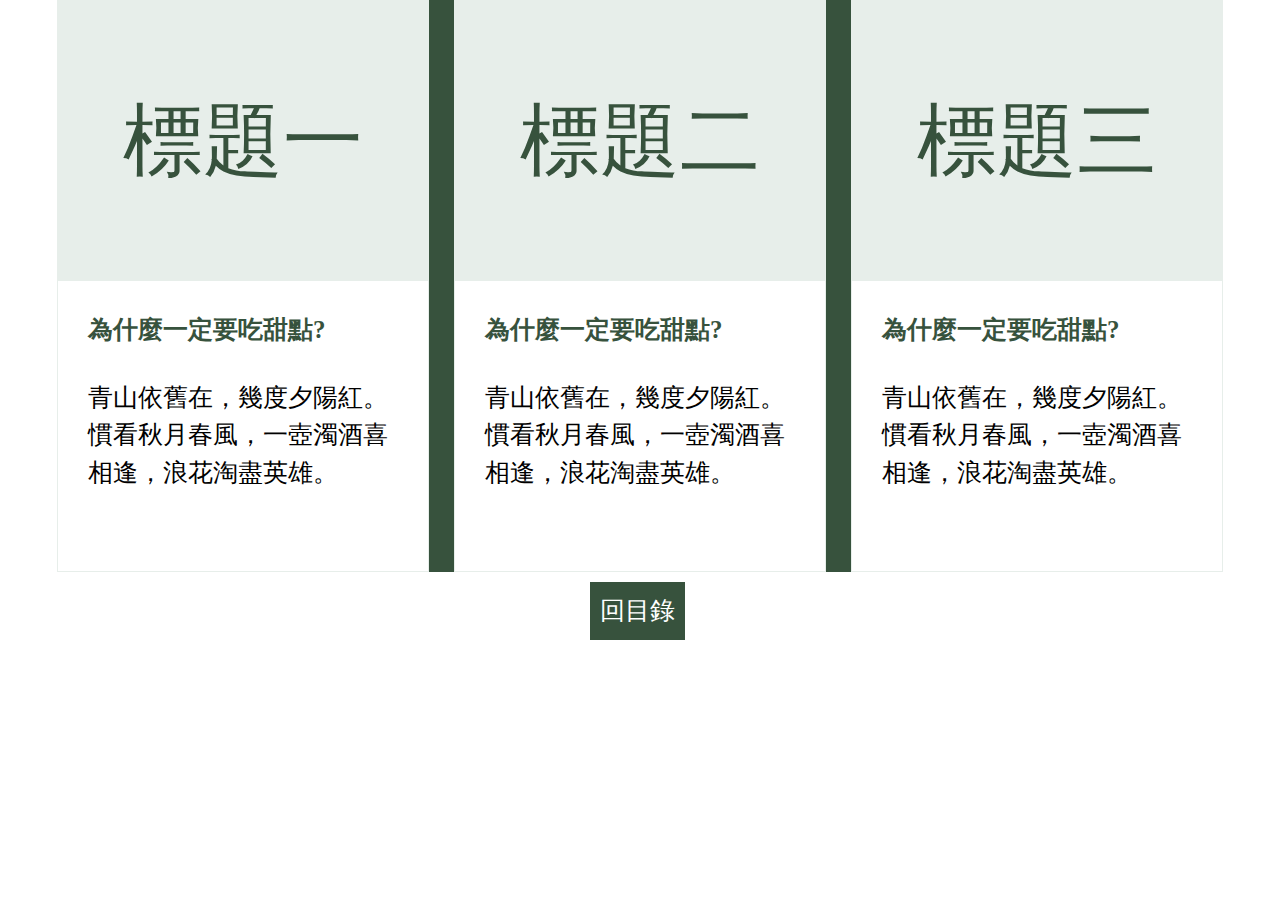
<file: 1.並排卡片/index.html>
<!DOCTYPE html>
<html lang="en">

<head>
    <meta charset="UTF-8">
    <meta name="viewport" content="width=device-width, initial-scale=1.0">
    <title>flex01</title>
    <link rel="stylesheet" href="reset.css">
    <link rel="stylesheet" href="style.css">
</head>

<body>
    <div class="wrap">
        <ul class="content">
            <li class="card">
                <h2 class="card-bg">標題一</h2>
                <div class="card-content">
                    <h3>為什麼一定要吃甜點?</h3>
                    <p>青山依舊在，幾度夕陽紅。慣看秋月春風，一壺濁酒喜相逢，浪花淘盡英雄。</p>
                </div>
            </li>
            <li class="card">
                <h2 class="card-bg">標題二</h2>
                <div class="card-content">
                    <h3>為什麼一定要吃甜點?</h3>
                    <p>青山依舊在，幾度夕陽紅。慣看秋月春風，一壺濁酒喜相逢，浪花淘盡英雄。</p>
                </div>
            </li>
            <li class="card">
                <h2 class="card-bg">標題三</h2>
                <div class="card-content">
                    <h3>為什麼一定要吃甜點?</h3>
                    <p>青山依舊在，幾度夕陽紅。慣看秋月春風，一壺濁酒喜相逢，浪花淘盡英雄。</p>
                </div>
            </li>
        </ul>
        <div class="footer">
            <a href="../index.html" type="btn" class="btn">回目錄</a>
        </div>
    </div>
</body>

</html>
</file>
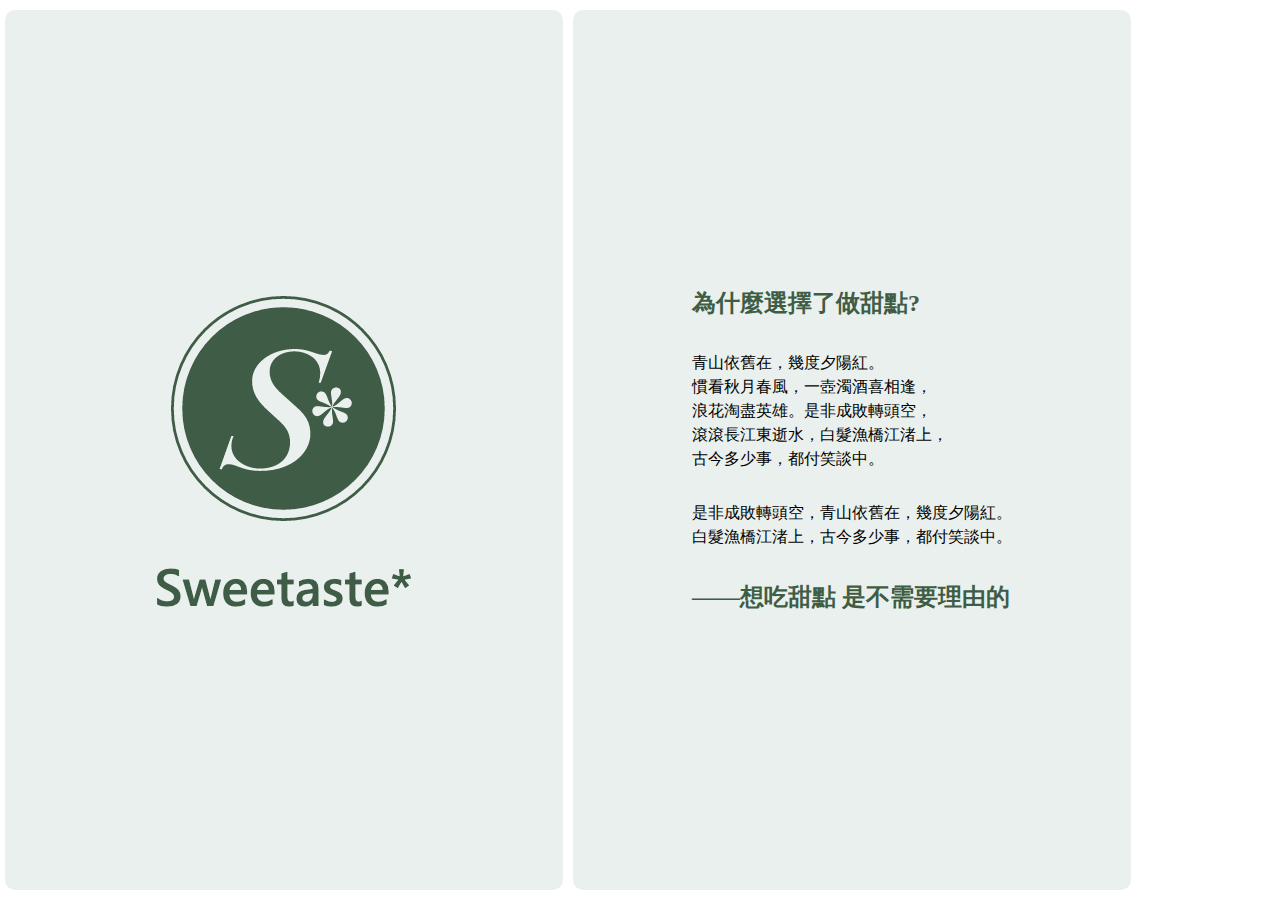
<file: 2.雙欄排版/index.html>
<!DOCTYPE html>
<html lang="en">

<head>
    <meta charset="UTF-8">
    <meta name="viewport" content="width=device-width, initial-scale=1.0">
    <title>雙欄排版</title>
    <link rel="stylesheet" href="./reset.css">
    <link rel="stylesheet" href="./style.css">
</head>

<body>
    <div class="container">
        <ul class="content">
            <li class="card">
                <img src="./logo.png" alt="logo">
            </li>
            <li class="card">
                <!-- 要將文字變成區塊，這樣左右寬高才能同時移動 -->
                <div class="card-item">
                    <h2 class="mb-30">為什麼選擇了做甜點?</h2>
                    <p class="mb-30">青山依舊在，幾度夕陽紅。<br>慣看秋月春風，一壺濁酒喜相逢，<br>浪花淘盡英雄。是非成敗轉頭空，<br>滾滾長江東逝水，白髮漁橋江渚上，<br>古今多少事，都付笑談中。
                    </p>
                    <p class="mb-30">是非成敗轉頭空，青山依舊在，幾度夕陽紅。<br>白髮漁橋江渚上，古今多少事，都付笑談中。</p>
                    <h3>——想吃甜點 是不需要理由的</h3>
                </div>
            </li>
        </ul>
    </div>

</body>

</html>
</file>
<file: 1.並排卡片/style.css>
.wrap {
  margin: 0 auto;
  max-width: 1166px;
  font-size: 25px;
  line-height: 1.5;
}
.content {
  display: flex;
  justify-content: space-between;
  background: #37523d;
  margin-bottom: 10px;
}
h2 {
  font-size: 80px;
  padding: 80px 0;
  color: #37523d;
  text-align: center;
}
h3 {
  color: #37523d;
  margin-bottom: 30px;
  font-weight: bold;
}
.card {
  width: 370px;
  border: 1px solid #e7eeea;
  background: #fff;
}
.card-bg {
  background: #e7eeea;
}
.card-content {
  padding: 30px 30px 80px 30px;
}
.footer {
  width: 100px;
  margin: 0 auto;
}
a {
  text-decoration: none;
  display: inline-block;
  padding: 10px;
  background: #37523d;
  color: #fff;
}
a:hover {
  background: #e7eeea;
  color: #37523d;
}
</file>
<file: 2.雙欄排版/style.css>
/* 務必要寫html高度才會呈現與整個畫面 */
html,body{
  height: 100%;
  line-height: 1.5;
}
.container{
  max-width: 1136px;
  height: 100%;
}
h2,h3{
  color: #3F5D45;
  font-weight: bold;
  font-size: 24px;
}
.content{
  height: 100%;
  display: flex;
}
.card{
  width: 50%;
  margin: 10px 5px;
  display: flex;
  flex-direction: column;
  justify-content: center;
  align-items: center;
  background-color: #EAF0ED;
  border-radius: 10px;
}
.mb-30{
  margin-bottom: 30px;
}
</file>
